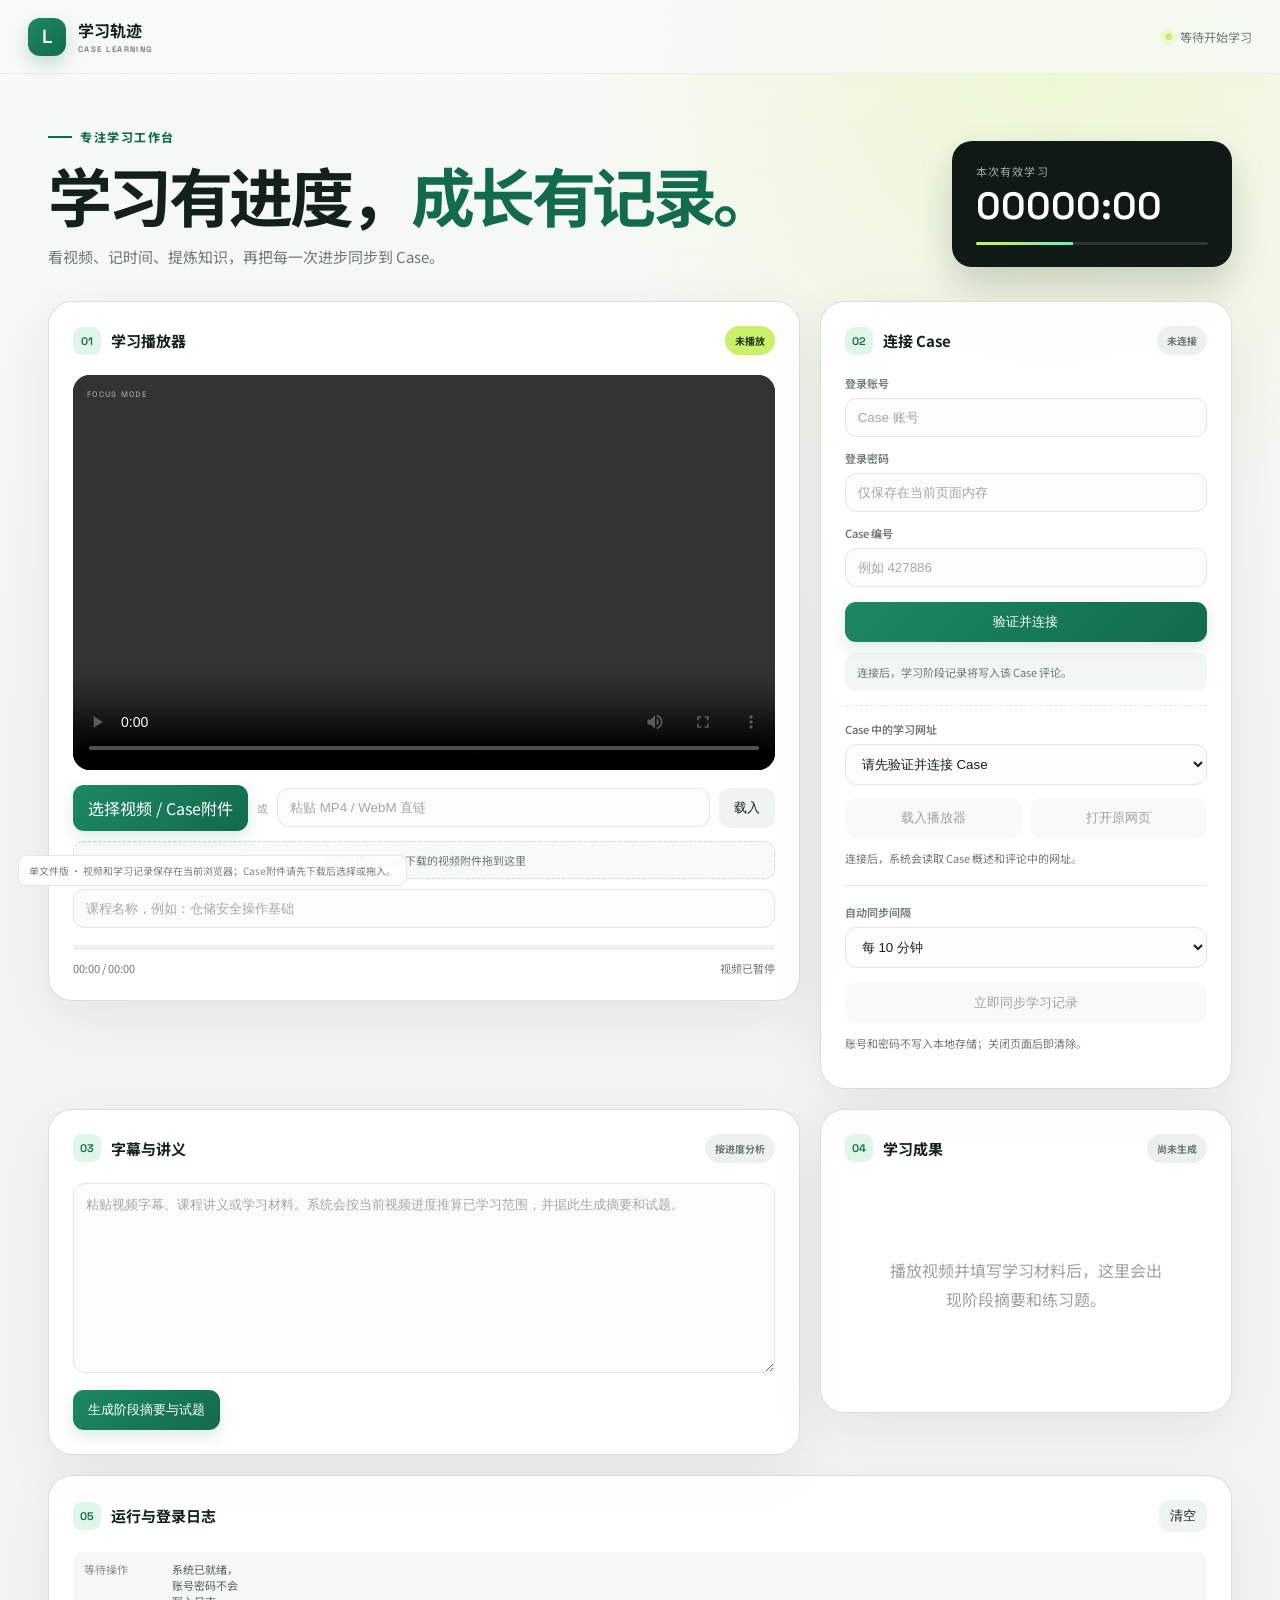
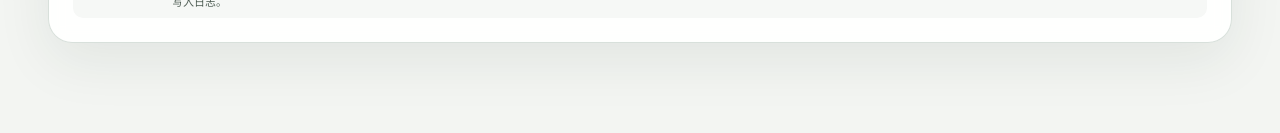
<file: learning-system/standalone.html>
<!doctype html>
<html lang="zh-CN">
<head>
  <meta charset="utf-8">
  <meta name="viewport" content="width=device-width, initial-scale=1">
  <title>学习轨迹 · Case</title>
  <style>
@import url('https://fonts.googleapis.com/css2?family=Noto+Sans+SC:wght@400;500;600;700;800&family=Space+Grotesk:wght@500;600&display=swap');
:root{--bg:#f3f5f2;--paper:#fff;--ink:#13211b;--muted:#6d7972;--line:#e2e8e3;--green:#126b4c;--green2:#1c8963;--mint:#dff6e9;--lime:#c9f06a;--night:#101915;--shadow:0 18px 55px rgba(30,55,43,.08)}
*{box-sizing:border-box}html{scroll-behavior:smooth}body{margin:0;color:var(--ink);background:radial-gradient(circle at 82% 3%,rgba(201,240,106,.25),transparent 25%),linear-gradient(180deg,#f8faf7 0,var(--bg) 42%);font-family:'Noto Sans SC','Microsoft YaHei UI',sans-serif;min-height:100vh}body:before{content:"";position:fixed;inset:0;pointer-events:none;opacity:.32;background-image:linear-gradient(rgba(18,107,76,.035) 1px,transparent 1px),linear-gradient(90deg,rgba(18,107,76,.035) 1px,transparent 1px);background-size:42px 42px;mask-image:linear-gradient(to bottom,#000,transparent 70%)}
header{height:74px;padding:0 max(28px,calc((100vw - 1240px)/2));display:flex;align-items:center;justify-content:space-between;border-bottom:1px solid rgba(18,33,27,.07);background:rgba(248,250,247,.78);position:sticky;top:0;z-index:10;backdrop-filter:blur(18px)}.brand{display:flex;align-items:center;gap:12px}.brand>span:last-child{display:flex;flex-direction:column}.brand strong{font-size:16px}.brand small{font:600 8px/1.2 'Space Grotesk',sans-serif;letter-spacing:.18em;color:var(--muted);margin-top:3px}.mark{display:grid;place-items:center;width:38px;height:38px;border-radius:12px;background:linear-gradient(145deg,var(--green2),var(--green));color:white;font:600 19px 'Space Grotesk';box-shadow:0 8px 18px rgba(18,107,76,.22)}.header-right{display:flex;align-items:center;gap:8px}.live-dot{width:7px;height:7px;border-radius:50%;background:var(--lime);box-shadow:0 0 0 5px rgba(201,240,106,.18)}.status{font-size:12px;color:var(--muted)}
main{position:relative;max-width:1240px;margin:auto;padding:54px 28px 90px}.hero{display:flex;align-items:flex-end;justify-content:space-between;gap:32px;margin-bottom:34px}.eyebrow{display:flex;align-items:center;gap:8px;color:var(--green);font-size:12px;font-weight:800;letter-spacing:.13em;margin:0 0 15px}.eyebrow span{width:24px;height:2px;background:var(--green)}.hero h1{font-size:clamp(38px,5vw,66px);line-height:1.08;letter-spacing:-.055em;margin:0}.hero h1 em{font-style:normal;color:var(--green)}.hero p:not(.eyebrow){font-size:15px;color:var(--muted);margin:17px 0 0}.metric{min-width:280px;background:var(--night);color:white;padding:22px 24px;border-radius:20px;box-shadow:0 18px 36px rgba(16,25,21,.18)}.metric small{display:block;color:#9eaea6;font-size:11px;letter-spacing:.1em;margin-bottom:8px}.metric span{display:block;font:600 38px/1 'Space Grotesk',ui-monospace}.metric-line{height:3px;background:#2b3731;margin-top:17px;border-radius:2px;overflow:hidden}.metric-line i{display:block;width:42%;height:100%;background:linear-gradient(90deg,var(--lime),#80e4b4)}
.layout{display:grid;grid-template-columns:minmax(0,1.55fr) minmax(300px,.85fr);gap:20px;align-items:start}.card{background:rgba(255,255,255,.92);border:1px solid rgba(209,219,212,.84);border-radius:24px;padding:24px;box-shadow:var(--shadow);backdrop-filter:blur(8px)}.card-title{display:flex;align-items:center;justify-content:space-between;margin-bottom:20px}.card-title>div{display:flex;align-items:center;gap:10px}.card-title b{display:grid;place-items:center;width:28px;height:28px;border-radius:9px;background:var(--mint);color:var(--green);font:600 11px 'Space Grotesk'}.card-title h2{font-size:15px;margin:0}.pill{font-size:10px;font-weight:700;padding:7px 10px;border-radius:100px;background:var(--lime);color:#263713}.pill.muted{background:#edf1ee;color:var(--muted)}
.video-shell{position:relative;border-radius:17px;overflow:hidden;background:var(--night)}video{width:100%;aspect-ratio:16/9;background:radial-gradient(circle at center,#243129,#101915 65%);display:block}.video-corner{position:absolute;left:14px;top:14px;color:rgba(255,255,255,.48);font:600 8px 'Space Grotesk';letter-spacing:.16em;pointer-events:none}.source-row{display:flex;align-items:center;gap:9px;margin-top:15px}.source-row>span{font-size:11px;color:#a2aaa5}.source-row input{flex:1}.wide{margin-top:10px}
input,textarea,select{width:100%;border:1px solid var(--line);border-radius:11px;background:#fbfcfb;padding:11px 12px;font:13px inherit;color:var(--ink);outline:none;transition:.18s}input::placeholder,textarea::placeholder{color:#a0aaa3}input:focus,textarea:focus,select:focus{border-color:#75b89d;background:white;box-shadow:0 0 0 4px rgba(18,107,76,.07)}.file-button,button{border:0;border-radius:11px;background:linear-gradient(135deg,var(--green2),var(--green));color:white;padding:11px 15px;font:700 12px inherit;cursor:pointer;white-space:nowrap;box-shadow:0 7px 16px rgba(18,107,76,.13);transition:.16s}.file-button:hover,button:hover:not(:disabled){transform:translateY(-1px)}.file-button input{display:none}button.secondary{background:#eff4f0;color:var(--ink);box-shadow:none}button:disabled{opacity:.42;cursor:not-allowed;box-shadow:none}.progress-line{height:5px;background:#edf0ed;margin:17px 0 10px;border-radius:5px;overflow:hidden}.progress-line i{display:block;height:100%;width:0;background:linear-gradient(90deg,var(--green),var(--lime));border-radius:5px}.player-meta{display:flex;justify-content:space-between;color:var(--muted);font-size:11px}
.case-card{position:sticky;top:94px}.case-card label{display:block;font-size:11px;font-weight:600;color:var(--muted);margin:13px 0}.case-card label input,.case-card label select{margin-top:7px}.case-card>button{width:100%;margin-top:2px}.case-title,.privacy{font-size:11px;line-height:1.65;color:var(--muted)}.case-title{background:#f3f7f4;border-radius:10px;padding:10px 12px}.case-urls{border-top:1px dashed var(--line);margin-top:14px;padding-top:2px}.url-actions{display:grid;grid-template-columns:1fr 1fr;gap:8px}.divider{border-top:1px solid var(--line);margin:18px 0}
.content-card textarea{height:190px;resize:vertical;line-height:1.7}.content-card button{margin-top:12px}.result-card{min-height:290px}.empty{display:grid;place-items:center;text-align:center;color:#9aa39d;min-height:205px;padding:0 12%;line-height:1.8}.result-card h3{font-size:12px;color:var(--green);letter-spacing:.05em;margin:20px 0 10px}.result-card li{margin:8px 0;line-height:1.65;font-size:13px}.keywords{display:flex;gap:7px;flex-wrap:wrap}.keywords span{font-size:11px;background:var(--mint);color:var(--green);padding:7px 10px;border-radius:8px}.quiz{border-top:1px solid var(--line);padding:13px 0}.quiz p{margin:0 0 7px;line-height:1.65;font-size:13px}.answer{font-size:11px;color:var(--green);font-weight:600}.log-card{grid-column:1/-1}.log-card .card-title button{padding:7px 11px}.session-log{display:grid;gap:7px;max-height:220px;overflow:auto}.session-log>div{display:grid;grid-template-columns:78px 74px 1fr;gap:10px;align-items:start;padding:9px 11px;border-radius:10px;background:#f6f8f6;font-size:11px}.session-log time{color:#87918a}.session-log b{color:var(--green)}.session-log span{color:#536158}.session-log .bad b{color:#a33a2d}#toast{position:fixed;right:28px;bottom:28px;max-width:360px;background:var(--night);color:white;padding:14px 18px;border-radius:13px;opacity:0;transform:translateY(12px);transition:.22s;pointer-events:none;font-size:12px;box-shadow:0 15px 40px rgba(16,25,21,.24);z-index:20}#toast.show{opacity:1;transform:none}
.drop-zone{margin-top:10px;padding:10px;border:1px dashed #cdd8d0;border-radius:10px;text-align:center;font-size:11px;color:var(--muted);background:#f8faf8;transition:.16s}.drop-zone.over{border-color:var(--green);background:var(--mint);color:var(--green)}@media(max-width:860px){header{padding:0 20px}main{padding:36px 18px 70px}.hero{display:block}.metric{margin-top:28px;min-width:0;max-width:360px}.layout{grid-template-columns:1fr}.case-card{position:static}.source-row{flex-wrap:wrap}.source-row input{min-width:190px}.hero h1{font-size:42px}}@media(max-width:480px){.hero h1{font-size:35px}.metric span{font-size:32px}.card{padding:18px;border-radius:20px}.header-right{display:none}.url-actions{grid-template-columns:1fr}.source-row .secondary{width:100%}}

.standalone-note{position:fixed;left:18px;bottom:14px;font-size:10px;color:#77837b;background:#ffffffd9;padding:7px 10px;border:1px solid #e2e8e3;border-radius:8px;backdrop-filter:blur(8px);z-index:8}</style>
</head>
<body>
  <header>
    <div class="brand"><span class="mark">L</span><span><strong>学习轨迹</strong><small>CASE LEARNING</small></span></div>
    <div class="header-right"><span class="live-dot"></span><div id="saveState" class="status">等待开始学习</div></div>
  </header>

  <main>
    <section class="hero">
      <div>
        <p class="eyebrow"><span></span>专注学习工作台</p>
        <h1>学习有进度，<em>成长有记录。</em></h1>
        <p>看视频、记时间、提炼知识，再把每一次进步同步到 Case。</p>
      </div>
      <div class="metric"><small>本次有效学习</small><span id="effectiveTime">00:00:00</span><div class="metric-line"><i></i></div></div>
    </section>

    <div class="layout">
      <section class="card player-card">
        <div class="card-title"><div><b>01</b><h2>学习播放器</h2></div><span id="trackingBadge" class="pill">未播放</span></div>
        <div class="video-shell"><video id="video" controls playsinline></video><span class="video-corner">FOCUS MODE</span></div>
        <div class="source-row">
          <label class="file-button">选择视频 / Case附件<input id="videoFile" type="file" accept="video/*,.mkv,.avi,.wmv,.flv,.mov,.m4v,.3gp"></label>
          <span>或</span>
          <input id="videoUrl" placeholder="粘贴 MP4 / WebM 直链">
          <button id="loadUrl" class="secondary">载入</button>
        </div>
        <div id="dropZone" class="drop-zone">也可以把从 Case 下载的视频附件拖到这里</div>
        <input id="lessonTitle" class="wide" placeholder="课程名称，例如：仓储安全操作基础">
        <div class="progress-line"><i id="progressBar"></i></div>
        <div class="player-meta"><span id="positionText">00:00 / 00:00</span><span id="focusText">等待开始</span></div>
      </section>

      <aside class="card case-card">
        <div class="card-title"><div><b>02</b><h2>连接 Case</h2></div><span id="caseBadge" class="pill muted">未连接</span></div>
        <label>登录账号<input id="account" autocomplete="username" placeholder="Case 账号"></label>
        <label>登录密码<input id="password" type="password" autocomplete="current-password" placeholder="仅保存在当前页面内存"></label>
        <label>Case 编号<input id="caseIndex" inputmode="numeric" placeholder="例如 427886"></label>
        <button id="connectCase">验证并连接</button>
        <p id="caseTitle" class="case-title">连接后，学习阶段记录将写入该 Case 评论。</p>
        <div id="caseUrls" class="case-urls">
          <label>Case 中的学习网址<select id="caseUrlSelect"><option value="">请先验证并连接 Case</option></select></label>
          <div class="url-actions">
            <button id="loadCaseUrl" class="secondary" disabled>载入播放器</button>
            <button id="openCaseUrl" class="secondary" disabled>打开原网页</button>
          </div>
          <p id="urlHint" class="privacy">连接后，系统会读取 Case 概述和评论中的网址。</p>
        </div>
        <div class="divider"></div>
        <label>自动同步间隔
          <select id="syncMinutes"><option value="5">每 5 分钟</option><option value="10" selected>每 10 分钟</option><option value="15">每 15 分钟</option><option value="0">关闭自动同步</option></select>
        </label>
        <button id="syncNow" class="secondary" disabled>立即同步学习记录</button>
        <p class="privacy">账号和密码不写入本地存储；关闭页面后即清除。</p>
      </aside>

      <section class="card content-card">
        <div class="card-title"><div><b>03</b><h2>字幕与讲义</h2></div><span class="pill muted">按进度分析</span></div>
        <textarea id="transcript" placeholder="粘贴视频字幕、课程讲义或学习材料。系统会按当前视频进度推算已学习范围，并据此生成摘要和试题。"></textarea>
        <button id="analyze">生成阶段摘要与试题</button>
      </section>

      <section class="card result-card">
        <div class="card-title"><div><b>04</b><h2>学习成果</h2></div><span id="coverage" class="pill muted">尚未生成</span></div>
        <div id="emptyResult" class="empty">播放视频并填写学习材料后，这里会出现阶段摘要和练习题。</div>
        <div id="results" hidden>
          <h3>阶段摘要</h3><ul id="summaryList"></ul>
          <h3>关键词</h3><div id="keywordList" class="keywords"></div>
          <h3>随堂练习</h3><div id="quizList"></div>
        </div>
      </section>

      <section class="card log-card">
        <div class="card-title"><div><b>05</b><h2>运行与登录日志</h2></div><button id="clearLog" class="secondary">清空</button></div>
        <div id="sessionLog" class="session-log"><div><time>等待操作</time><span>系统已就绪，账号密码不会写入日志。</span></div></div>
      </section>
    </div>
  </main>
  <div id="toast" role="status"></div>
  <script>
const $ = (id) => document.getElementById(id);
const video = $('video');
let sessionSeconds = 0, totalSeconds = 0, lastTick = performance.now(), lastSaved = 0;
let connectedCase = null, lastSyncSeconds = 0, syncBusy = false, pauseTimer = null, analysis = null;
let sourceKey = 'lesson:unset';
function addLog(action,message,bad=false){const box=$('sessionLog');if(box.children.length===1&&box.textContent.includes('等待操作'))box.innerHTML='';const row=document.createElement('div');if(bad)row.className='bad';const now=new Date().toLocaleTimeString('zh-CN',{hour12:false});row.innerHTML=`<time>${now}</time><b>${escapeHtml(action)}</b><span>${escapeHtml(message)}</span>`;box.prepend(row);}
$('clearLog').onclick=()=>{$('sessionLog').innerHTML='<div><time>刚刚</time><b>系统</b><span>日志已清空；账号密码从不写入日志。</span></div>';};

const fmt = (seconds) => {
  seconds = Math.max(0, Math.floor(Number(seconds) || 0));
  const h = Math.floor(seconds / 3600), m = Math.floor(seconds % 3600 / 60), s = seconds % 60;
  return h ? [h,m,s].map(x=>String(x).padStart(2,'0')).join(':') : [m,s].map(x=>String(x).padStart(2,'0')).join(':');
};
const fmtLong = (seconds) => `${Math.floor(seconds/3600)}小时${Math.floor(seconds%3600/60)}分${Math.floor(seconds%60)}秒`;
const toast = (message, bad=false) => { const el=$('toast'); el.textContent=message; el.style.background=bad?'#8a2d24':''; el.classList.add('show'); clearTimeout(el.t); el.t=setTimeout(()=>el.classList.remove('show'),3200); };
const isActive = () => !video.paused && !video.ended && document.visibilityState === 'visible' && document.hasFocus();
const ratio = () => Number.isFinite(video.duration) && video.duration > 0 ? Math.min(1, video.currentTime/video.duration) : 1;

function storageKey(){ return 'case-learning-v1:' + sourceKey; }
function saveState(){
  const state={position:video.currentTime||0,totalSeconds,lessonTitle:$('lessonTitle').value,transcript:$('transcript').value,lastSyncSeconds,updatedAt:new Date().toISOString()};
  localStorage.setItem(storageKey(),JSON.stringify(state)); $('saveState').textContent='已自动保存'; lastSaved=performance.now();
}
function restoreState(){
  const raw=localStorage.getItem(storageKey()); if(!raw) return;
  try { const s=JSON.parse(raw); totalSeconds=Number(s.totalSeconds)||0; lastSyncSeconds=Number(s.lastSyncSeconds)||0; $('lessonTitle').value=s.lessonTitle||''; $('transcript').value=s.transcript||'';
    video.addEventListener('loadedmetadata',()=>{ if(s.position<video.duration) video.currentTime=s.position; },{once:true}); toast(`已恢复上次进度 ${fmt(s.position)}`); } catch(_){}
}
function loadSource(src,key){ video.pause(); video.src=src; sourceKey=key; sessionSeconds=0; totalSeconds=0; lastSyncSeconds=0; analysis=null; restoreState(); video.load(); }

async function isHevc(file){const scan=async blob=>{const bytes=new Uint8Array(await blob.arrayBuffer());let s='';for(let i=0;i<bytes.length;i++)s+=String.fromCharCode(bytes[i]);return s.includes('hvc1')||s.includes('hev1')};const size=Math.min(file.size,4*1024*1024);return await scan(file.slice(0,size))||(file.size>size&&await scan(file.slice(-size)));}
async function prepareVideoFile(f){
  if(!$('lessonTitle').value)$('lessonTitle').value=f.name.replace(/\.[^.]+$/,'');
  const ext=(f.name.split('.').pop()||'').toLowerCase(),native=['mp4','webm','ogg','m4v'].includes(ext),hevc=await isHevc(f);
  if(native&&!hevc){loadSource(URL.createObjectURL(f),`file:${f.name}:${f.size}:${f.lastModified}`);addLog('视频','已载入 '+f.name);return;}
  toast(`检测到 ${hevc?'H.265':'非网页原生'} 视频，正在转换为 H.264…`);$('trackingBadge').textContent='正在转换';addLog('转码','开始处理 '+f.name);
  try{const base=location.protocol==='file:'?'http://127.0.0.1:8765':'';const r=await fetch(base+'/api/media/convert',{method:'POST',headers:{'Content-Type':'application/octet-stream'},body:f});if(!r.ok){let d=await r.json().catch(()=>({}));throw Error(d.error||'转换失败')}const blob=await r.blob();loadSource(URL.createObjectURL(blob),`h264:${f.name}:${f.size}:${f.lastModified}`);$('trackingBadge').textContent='转换完成';toast('视频已转换为 H.264，可以正常播放');addLog('转码','转换完成：'+f.name);}catch(e){$('trackingBadge').textContent='格式不兼容';addLog('转码失败',e.message,true);toast(location.protocol==='file:'?'请先运行 start.ps1，再重新选择附件进行自动转换':e.message,true);}
}
$('videoFile').addEventListener('change',e=>{const f=e.target.files[0];if(f)prepareVideoFile(f);});
const dropZone=$('dropZone');
['dragenter','dragover'].forEach(name=>dropZone.addEventListener(name,e=>{e.preventDefault();dropZone.classList.add('over');}));
['dragleave','drop'].forEach(name=>dropZone.addEventListener(name,e=>{e.preventDefault();dropZone.classList.remove('over');}));
dropZone.addEventListener('drop',e=>{const f=[...e.dataTransfer.files].find(x=>x.type.startsWith('video/'));if(!f)return toast('请拖入视频格式的 Case 附件',true);prepareVideoFile(f);});
$('loadUrl').onclick=()=>{ const u=$('videoUrl').value.trim(); if(!/^https?:\/\//i.test(u))return toast('请输入有效的 http/https 视频直链',true); loadSource(u,`url:${u}`); };

video.addEventListener('timeupdate',()=>{ $('positionText').textContent=`${fmt(video.currentTime)} / ${fmt(video.duration)}`; $('progressBar').style.width=`${ratio()*100}%`; });
video.addEventListener('play',()=>{ clearTimeout(pauseTimer); $('trackingBadge').textContent='正在计时'; $('trackingBadge').classList.remove('muted'); });
video.addEventListener('pause',()=>{ $('trackingBadge').textContent='已暂停'; pauseTimer=setTimeout(()=>{ if(sessionSeconds>lastSyncSeconds) autoSync('暂停超过30秒'); },30000); saveState(); });
video.addEventListener('ended',()=>autoSync('本次视频播放完成'));
document.addEventListener('visibilitychange',()=>{ if(document.hidden) saveState(); });

setInterval(()=>{
  const now=performance.now(), delta=Math.min(2,(now-lastTick)/1000); lastTick=now;
  if(isActive()){ sessionSeconds+=delta; totalSeconds+=delta; $('focusText').textContent='页面在前台 · 有效计时中'; }
  else $('focusText').textContent=video.paused?'视频已暂停':'页面不在前台 · 暂停计时';
  $('effectiveTime').textContent=fmt(totalSeconds).padStart(8,'0');
  if(now-lastSaved>15000)saveState();
  const mins=Number($('syncMinutes').value); if(mins&&totalSeconds-lastSyncSeconds>=mins*60)autoSync(`已累计学习${mins}分钟`);
},1000);

function localAnalyze(text,learnedRatio){const all=text.split(/[。！？；\n]+/).map(x=>x.trim()).filter(x=>x.length>=6);if(!all.length)throw Error('请先粘贴至少一段字幕或讲义文本');const n=Math.max(1,Math.round(all.length*Math.max(.01,Math.min(1,learnedRatio)))),learned=all.slice(0,n),keys=[];learned.forEach(x=>x.split(/需要|必须|应当|应该|可以|包括|通过|以及|并且|同时/).forEach(y=>{y=y.trim();if(y.length>=2&&y.length<=10&&!keys.includes(y))keys.push(y)}));const summary=learned.slice(0,5),quiz=summary.map((x,i)=>({type:'简答题',question:`请复述第 ${i+1} 个学习要点。`,answer:x}));return{ok:true,summary,keywords:keys.slice(0,8),quiz,coveredSentences:n,totalSentences:all.length};}
async function api(path,body){const cloud=location.protocol==='https:'&&!['127.0.0.1','localhost'].includes(location.hostname);if(cloud&&path==='/api/analyze')return localAnalyze(body.text,body.learnedRatio);if(cloud&&path.startsWith('/api/case/'))throw Error('云端静态版可进行视频学习与内容分析；Case 连接和回写需要本机完整版');const base=location.protocol==='file:'?'http://127.0.0.1:8765':'';try{const r=await fetch(base+path,{method:'POST',headers:{'Content-Type':'application/json'},body:JSON.stringify(body)});const d=await r.json();if(!r.ok||!d.ok)throw new Error(d.error||'请求失败');return d;}catch(e){if(location.protocol==='file:'&&String(e.message).includes('fetch'))throw new Error('单文件的 Case 连接需要先运行学习系统服务；本地视频学习不受影响');throw e;} }
const credentials=()=>({account:$('account').value.trim(),password:$('password').value,caseIndex:$('caseIndex').value.trim()});
$('connectCase').onclick=async()=>{ try{$('connectCase').disabled=true;addLog('登录','正在验证 Case 账号与 case#'+$('caseIndex').value);const d=await api('/api/case/check',credentials());connectedCase=d;$('caseTitle').textContent=`case#${$('caseIndex').value} · ${d.title}`;$('caseBadge').textContent='已连接';$('caseBadge').classList.remove('muted');$('syncNow').disabled=false;renderCaseUrls(d.learningUrls||[]);addLog('登录成功',`case#${$('caseIndex').value} · ${d.title}`);toast(`Case 连接成功，找到 ${d.learningUrls?.length||0} 个网址`);}catch(e){connectedCase=null;$('caseUrlSelect').innerHTML='<option value="">连接失败，请检查账号和 Case 编号</option>';$('loadCaseUrl').disabled=true;$('openCaseUrl').disabled=true;$('urlHint').textContent='成功连接 Case 后，学习网址会显示在这里。';addLog('登录失败',e.message,true);toast(e.message,true)}finally{$('connectCase').disabled=false;} };

function renderCaseUrls(urls){
  const box=$('caseUrls'), select=$('caseUrlSelect');
  box.hidden=false;
  if(!urls.length){select.innerHTML='<option value="">未在概述或评论中找到网址</option>';$('loadCaseUrl').disabled=true;$('openCaseUrl').disabled=true;$('urlHint').textContent='请先在 Case 概述或评论中添加 http/https 学习网址。';return;}
  select.innerHTML=urls.map((item,i)=>`<option value="${i}">${escapeHtml(item.source)} · ${escapeHtml(item.url)}</option>`).join('');
  $('loadCaseUrl').disabled=false;$('openCaseUrl').disabled=false;updateUrlHint();
}
function selectedCaseUrl(){return (connectedCase?.learningUrls||[])[Number($('caseUrlSelect').value)]||null;}
function updateUrlHint(){const item=selectedCaseUrl();$('urlHint').textContent=item?.directVideo?'已识别为视频直链，可在播放器内跟踪。':'这是普通网页链接；可以打开原网页，但第一版无法读取网页内部播放状态。';}
$('caseUrlSelect').addEventListener('change',updateUrlHint);
$('loadCaseUrl').onclick=()=>{const item=selectedCaseUrl();if(!item)return;if(!item.directVideo)return toast('该地址不是已识别的视频直链，请使用“打开原网页”',true);$('videoUrl').value=item.url;loadSource(item.url,`case-url:${item.url}`);if(!$('lessonTitle').value)$('lessonTitle').value=connectedCase.title;toast('已从 Case 载入学习视频');};
$('openCaseUrl').onclick=()=>{const item=selectedCaseUrl();if(item)window.open(item.url,'_blank','noopener,noreferrer');};

function buildComment(reason){
  const progress=Math.round(ratio()*100), title=$('lessonTitle').value.trim()||'未命名课程';
  const lines=[`【学习系统自动记录｜${reason}】`,`1. 课程：${title}`,`2. 本次有效学习：${fmtLong(sessionSeconds)}`,`3. 累计有效学习：${fmtLong(totalSeconds)}`,`4. 视频进度：${progress}%（${fmt(video.currentTime)} / ${fmt(video.duration)}）`,`5. 记录时间：${new Date().toLocaleString('zh-CN',{hour12:false})}`];
  if(analysis){ lines.push(`6. 已学习内容：${analysis.summary.join('；')}`); lines.push(`7. 关键词：${analysis.keywords.join('、')}`); lines.push(`8. 随堂练习：\n${analysis.quiz.map((q,i)=>`（${i+1}）${q.question}\n答案：${q.answer}`).join('\n')}`); }
  return lines.join('\n');
}
async function autoSync(reason){
  if(!connectedCase||syncBusy||totalSeconds<=lastSyncSeconds+2)return;
  syncBusy=true; try{const d=await api('/api/case/comment',{...credentials(),content:buildComment(reason)});lastSyncSeconds=totalSeconds;saveState();addLog('同步成功',`case#${$('caseIndex').value}${d.commentIndex?` · msg#${d.commentIndex}`:''}`);toast(`已同步到 Case${d.commentIndex?` · msg#${d.commentIndex}`:''}`);}catch(e){addLog('同步失败',e.message,true);toast(`自动同步失败：${e.message}`,true);}finally{syncBusy=false;}
}
$('syncNow').onclick=()=>autoSync('手动阶段同步');

$('analyze').onclick=async()=>{try{$('analyze').disabled=true;analysis=await api('/api/analyze',{text:$('transcript').value,learnedRatio:ratio()});$('emptyResult').hidden=true;$('results').hidden=false;$('summaryList').innerHTML=analysis.summary.map(x=>`<li>${escapeHtml(x)}</li>`).join('');$('keywordList').innerHTML=analysis.keywords.map(x=>`<span>${escapeHtml(x)}</span>`).join('');$('quizList').innerHTML=analysis.quiz.map((q,i)=>`<div class="quiz"><p>${i+1}. ${escapeHtml(q.question)}</p><span class="answer">答案：${escapeHtml(q.answer)}</span></div>`).join('');$('coverage').textContent=`已分析 ${analysis.coveredSentences}/${analysis.totalSentences} 段`;addLog('内容蒸馏',`已分析 ${analysis.coveredSentences}/${analysis.totalSentences} 段并生成 ${analysis.quiz.length} 道题`);toast('已按当前学习进度生成');}catch(e){addLog('分析失败',e.message,true);toast(e.message,true)}finally{$('analyze').disabled=false;}};
function escapeHtml(s){const d=document.createElement('div');d.textContent=s;return d.innerHTML;}
window.addEventListener('beforeunload',saveState);

</script>
<div class="standalone-note">单文件版 · 视频和学习记录保存在当前浏览器；Case附件请先下载后选择或拖入。</div></body>
</html>
</file>
